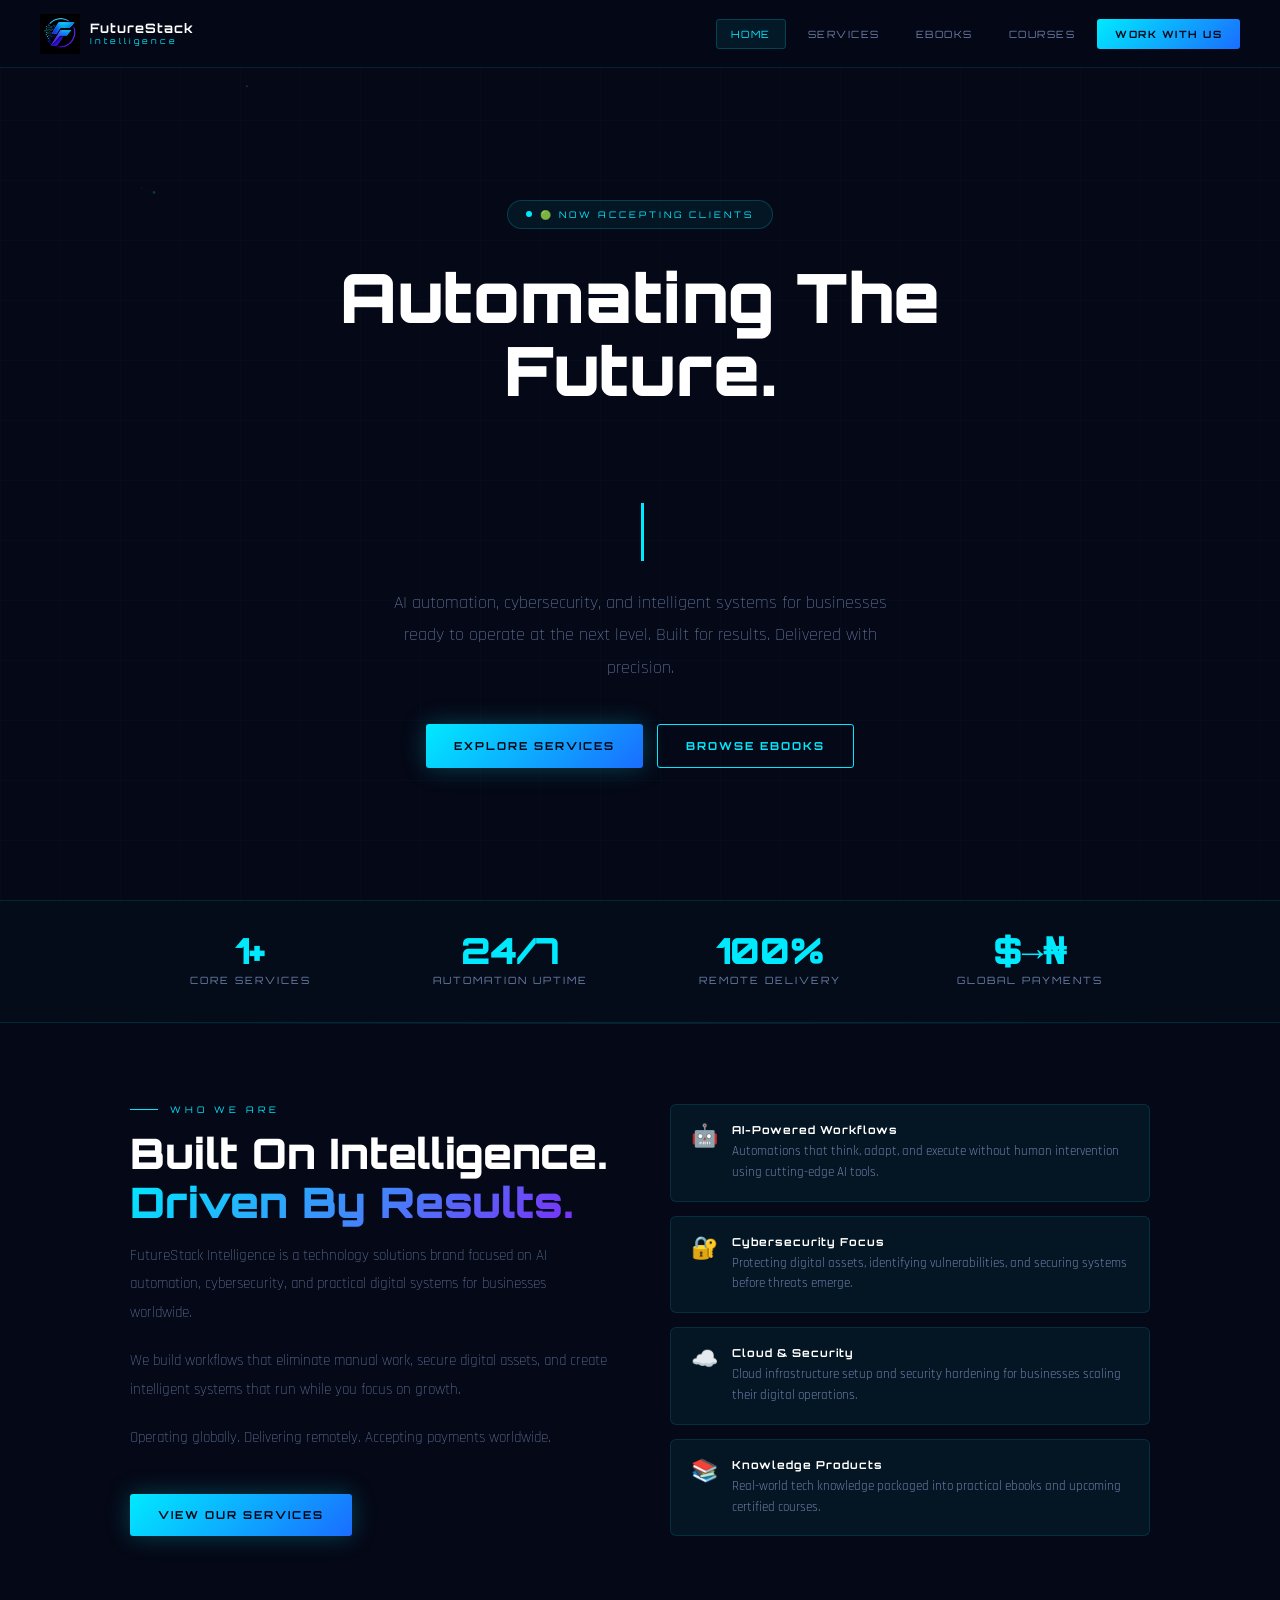
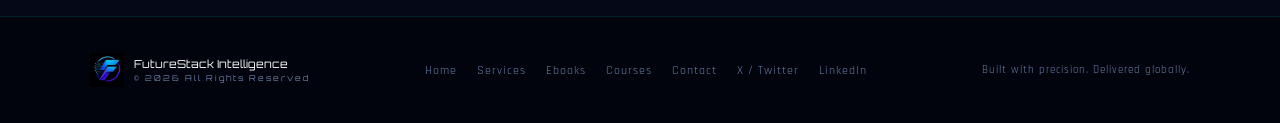
<file: Index.html>
<!DOCTYPE html>
<html lang="en">
<head>
<meta charset="UTF-8">
<meta name="viewport" content="width=device-width, initial-scale=1.0, maximum-scale=1.0">
<title>FutureStack Intelligence — Home</title>
<link rel="stylesheet" href="shared.css">
<style>
/* HOME SPECIFIC */
.hero {
  position: relative;
  min-height: calc(100vh - 68px);
  display: flex;
  align-items: center;
  justify-content: center;
  text-align: center;
  padding: 60px 20px;
  overflow: hidden;
}

canvas#particles {
  position: absolute;
  inset: 0;
  z-index: 0;
}

.hero-content {
  position: relative;
  z-index: 2;
  max-width: 780px;
  width: 100%;
}

.hero-badge {
  display: inline-flex;
  align-items: center;
  gap: 8px;
  background: rgba(0,234,255,0.06);
  border: 1px solid rgba(0,234,255,0.2);
  color: var(--cyan);
  font-family: var(--font-head);
  font-size: 9px;
  letter-spacing: 3px;
  text-transform: uppercase;
  padding: 8px 18px;
  border-radius: 100px;
  margin-bottom: 32px;
  animation: fadeUp 0.6s ease both;
}

.hero-badge::before {
  content:'';
  width:6px; height:6px;
  background:var(--cyan);
  border-radius:50%;
  animation:pulse 2s infinite;
}

.hero-title {
  font-family: var(--font-head);
  font-size: clamp(32px, 6vw, 68px);
  font-weight: 900;
  line-height: 1.08;
  color: white;
  margin-bottom: 24px;
  animation: fadeUp 0.6s ease 0.15s both;
}

.hero-title .typed-line {
  display: block;
  background: linear-gradient(135deg, var(--cyan) 0%, #a78bff 50%, var(--purple) 100%);
  -webkit-background-clip: text;
  -webkit-text-fill-color: transparent;
  background-clip: text;
  min-height: 1.2em;
}

.cursor-blink {
  display: inline-block;
  width: 3px;
  height: 0.85em;
  background: var(--cyan);
  margin-left: 4px;
  vertical-align: middle;
  animation: blink 1s step-end infinite;
}

@keyframes blink { 50% { opacity: 0; } }

.hero-sub {
  font-size: clamp(15px, 2.5vw, 18px);
  color: var(--muted);
  max-width: 520px;
  margin: 0 auto 40px;
  line-height: 1.8;
  font-weight: 300;
  animation: fadeUp 0.6s ease 0.3s both;
}

.hero-btns {
  display: flex;
  gap: 14px;
  justify-content: center;
  flex-wrap: wrap;
  animation: fadeUp 0.6s ease 0.45s both;
}

/* STATS */
.stats-section {
  position: relative;
  z-index: 1;
  background: rgba(0,234,255,0.02);
  border-top: 1px solid var(--glass-border);
  border-bottom: 1px solid var(--glass-border);
}

.stats-grid {
  max-width: 1100px;
  margin: 0 auto;
  padding: 32px 40px;
  display: grid;
  grid-template-columns: repeat(4, 1fr);
  gap: 20px;
  text-align: center;
}

.stat-num {
  font-family: var(--font-head);
  font-size: clamp(24px, 4vw, 36px);
  font-weight: 900;
  color: var(--cyan);
  display: block;
  line-height: 1;
}

.stat-lbl {
  font-size: 10px;
  letter-spacing: 2px;
  text-transform: uppercase;
  color: var(--muted);
  margin-top: 6px;
  font-family: var(--font-head);
}

/* ABOUT PREVIEW */
.about-preview {
  position: relative;
  z-index: 1;
}

.about-grid {
  display: grid;
  grid-template-columns: 1fr 1fr;
  gap: 60px;
  align-items: center;
}

.about-text p {
  font-size: 15px;
  color: var(--muted);
  line-height: 1.9;
  margin-bottom: 20px;
  font-weight: 300;
}

.feature-list { display: flex; flex-direction: column; gap: 14px; }

.feature-item {
  display: flex;
  align-items: flex-start;
  gap: 14px;
  padding: 18px 20px;
  background: var(--glass);
  border: 1px solid var(--glass-border);
  border-radius: 6px;
  transition: all 0.3s;
}

.feature-item:hover {
  border-color: rgba(0,234,255,0.25);
  background: rgba(0,234,255,0.06);
}

.feature-icon { font-size: 22px; flex-shrink: 0; }
.feature-item h4 { font-family: var(--font-head); font-size: 11px; color: white; margin-bottom: 4px; letter-spacing: 1px; }
.feature-item p { font-size: 13px; color: var(--muted); line-height: 1.6; }

/* ANIMATIONS */
@keyframes fadeUp {
  from { opacity:0; transform:translateY(24px); }
  to { opacity:1; transform:translateY(0); }
}

/* RESPONSIVE HOME */
@media (max-width: 768px) {
  .hero { min-height: calc(100vh - 60px); padding: 48px 20px 80px; }
  .stats-grid { grid-template-columns: repeat(2, 1fr); padding: 24px 20px; gap: 16px; }
  .about-grid { grid-template-columns: 1fr; gap: 36px; }
  .hero-btns { flex-direction: column; align-items: center; }
  .hero-btns .btn { width: 100%; max-width: 320px; justify-content: center; }
}
</style>
</head>
<body>

<!-- NAVBAR -->
<nav class="navbar">
  <a href="index.html" class="nav-logo">
    <img src="logo.png" alt="FutureStack">
    <div class="nav-brand-text">FutureStack<span>Intelligence</span></div>
  </a>
  <ul class="nav-links">
    <li><a href="index.html" class="active">Home</a></li>
    <li><a href="services.html">Services</a></li>
    <li><a href="ebooks.html">Ebooks</a></li>
    <li><a href="courses.html">Courses</a></li>
    <li><a href="contact.html" class="nav-cta">Work With Us</a></li>
  </ul>
  <div class="hamburger" id="ham"><span></span><span></span><span></span></div>
</nav>

<!-- MOBILE MENU -->
<div class="mobile-menu" id="mobileMenu">
  <a href="index.html" class="active">Home</a>
  <a href="services.html">Services</a>
  <a href="ebooks.html">Ebooks</a>
  <a href="courses.html">Courses</a>
  <a href="contact.html" class="m-cta">Work With Us</a>
</div>

<!-- HERO -->
<div class="page-wrap">
  <section class="hero">
    <canvas id="particles"></canvas>
    <div class="hero-content">
      <div class="hero-badge">🟢 Now Accepting Clients</div>
      <h1 class="hero-title">
        <span style="color:white;display:block;">Automating The Future.</span>
        <span class="typed-line" id="typedText"></span><span class="cursor-blink" id="typedCursor"></span>
      </h1>
      <p class="hero-sub">AI automation, cybersecurity, and intelligent systems for businesses ready to operate at the next level. Built for results. Delivered with precision.</p>
      <div class="hero-btns">
        <a href="services.html" class="btn btn-cyan">Explore Services</a>
        <a href="ebooks.html" class="btn btn-outline">Browse Ebooks</a>
      </div>
    </div>
  </section>

  <!-- STATS -->
  <div class="stats-section">
    <div class="stats-grid">
      <div><span class="stat-num" data-target="6">0</span><span class="stat-lbl">Core Services</span></div>
      <div><span class="stat-num">24/7</span><span class="stat-lbl">Automation Uptime</span></div>
      <div><span class="stat-num">100%</span><span class="stat-lbl">Remote Delivery</span></div>
      <div><span class="stat-num">$→₦</span><span class="stat-lbl">Global Payments</span></div>
    </div>
  </div>

  <div class="divider"></div>

  <!-- ABOUT PREVIEW -->
  <section class="about-preview">
    <div class="container">
      <div class="about-grid">
        <div class="about-text">
          <div class="section-tag">Who We Are</div>
          <h2 class="section-title">Built On Intelligence.<br><span>Driven By Results.</span></h2>
          <p>FutureStack Intelligence is a technology solutions brand focused on AI automation, cybersecurity, and practical digital systems for businesses worldwide.</p>
          <p>We build workflows that eliminate manual work, secure digital assets, and create intelligent systems that run while you focus on growth.</p>
          <p>Operating globally. Delivering remotely. Accepting payments worldwide.</p>
          <br>
          <a href="services.html" class="btn btn-cyan">View Our Services</a>
        </div>
        <div class="feature-list">
          <div class="feature-item">
            <div class="feature-icon">🤖</div>
            <div><h4>AI-Powered Workflows</h4><p>Automations that think, adapt, and execute without human intervention using cutting-edge AI tools.</p></div>
          </div>
          <div class="feature-item">
            <div class="feature-icon">🔐</div>
            <div><h4>Cybersecurity Focus</h4><p>Protecting digital assets, identifying vulnerabilities, and securing systems before threats emerge.</p></div>
          </div>
          <div class="feature-item">
            <div class="feature-icon">☁️</div>
            <div><h4>Cloud & Security</h4><p>Cloud infrastructure setup and security hardening for businesses scaling their digital operations.</p></div>
          </div>
          <div class="feature-item">
            <div class="feature-icon">📚</div>
            <div><h4>Knowledge Products</h4><p>Real-world tech knowledge packaged into practical ebooks and upcoming certified courses.</p></div>
          </div>
        </div>
      </div>
    </div>
  </section>
</div>

<!-- FOOTER -->
<footer class="footer">
  <div class="footer-inner">
    <div class="footer-brand">
      <img src="logo.png" alt="FutureStack">
      <div class="footer-brand-name">FutureStack Intelligence<span>© 2026 All Rights Reserved</span></div>
    </div>
    <div class="footer-links">
      <a href="index.html">Home</a>
      <a href="services.html">Services</a>
      <a href="ebooks.html">Ebooks</a>
      <a href="courses.html">Courses</a>
      <a href="contact.html">Contact</a>
      <a href="https://x.com/FUTURESTACK001" target="_blank">X / Twitter</a>
      <a href="https://www.linkedin.com/in/futurestackintelligence" target="_blank">LinkedIn</a>
    </div>
    <div class="footer-copy">Built with precision. Delivered globally.</div>
  </div>
</footer>

<!-- BOTTOM NAV -->
<div class="bottom-nav">
  <div class="bottom-nav-inner">
    <a href="index.html" class="bnav-item active"><span class="bnav-icon">🏠</span><span class="bnav-label">Home</span></a>
    <a href="services.html" class="bnav-item"><span class="bnav-icon">⚡</span><span class="bnav-label">Services</span></a>
    <a href="ebooks.html" class="bnav-item"><span class="bnav-icon">📚</span><span class="bnav-label">Ebooks</span></a>
    <a href="contact.html" class="bnav-item"><span class="bnav-icon">✉️</span><span class="bnav-label">Contact</span></a>
  </div>
</div>

<script src="shared.js"></script>
<script>
// PARTICLES
const canvas = document.getElementById('particles');
const ctx = canvas.getContext('2d');
let particles = [];
let W, H;

function resize() {
  W = canvas.width = canvas.offsetWidth;
  H = canvas.height = canvas.offsetHeight;
}

function initParticles() {
  particles = [];
  const count = Math.min(Math.floor((W * H) / 14000), 80);
  for (let i = 0; i < count; i++) {
    particles.push({
      x: Math.random() * W,
      y: Math.random() * H,
      r: Math.random() * 1.8 + 0.4,
      dx: (Math.random() - 0.5) * 0.4,
      dy: (Math.random() - 0.5) * 0.4,
      alpha: Math.random() * 0.5 + 0.1
    });
  }
}

function drawParticles() {
  ctx.clearRect(0, 0, W, H);
  particles.forEach((p, i) => {
    p.x += p.dx;
    p.y += p.dy;
    if (p.x < 0) p.x = W;
    if (p.x > W) p.x = 0;
    if (p.y < 0) p.y = H;
    if (p.y > H) p.y = 0;

    ctx.beginPath();
    ctx.arc(p.x, p.y, p.r, 0, Math.PI * 2);
    ctx.fillStyle = `rgba(0,234,255,${p.alpha})`;
    ctx.fill();

    // Connect nearby particles
    for (let j = i + 1; j < particles.length; j++) {
      const q = particles[j];
      const dist = Math.hypot(p.x - q.x, p.y - q.y);
      if (dist < 120) {
        ctx.beginPath();
        ctx.moveTo(p.x, p.y);
        ctx.lineTo(q.x, q.y);
        ctx.strokeStyle = `rgba(0,234,255,${0.06 * (1 - dist / 120)})`;
        ctx.lineWidth = 0.5;
        ctx.stroke();
      }
    }
  });
  requestAnimationFrame(drawParticles);
}

window.addEventListener('resize', () => { resize(); initParticles(); });
resize();
initParticles();
drawParticles();

// TYPING ANIMATION
const text = 'Securing The Present.';
const el = document.getElementById('typedText');
const cursor = document.getElementById('typedCursor');
let i = 0;

function type() {
  if (i <= text.length) {
    el.textContent = text.slice(0, i);
    i++;
    setTimeout(type, i === 1 ? 600 : 55);
  } else {
    cursor.style.display = 'none';
  }
}

setTimeout(type, 900);

// COUNTER ANIMATION
function animateCount(el, target) {
  let start = 0;
  const dur = 1800;
  const startTime = performance.now();
  function update(now) {
    const p = Math.min((now - startTime) / dur, 1);
    el.textContent = Math.floor(p * target) + '+';
    if (p < 1) requestAnimationFrame(update);
  }
  requestAnimationFrame(update);
}

const counterObserver = new IntersectionObserver(entries => {
  entries.forEach(e => {
    if (e.isIntersecting && e.target.dataset.target) {
      animateCount(e.target, parseInt(e.target.dataset.target));
      counterObserver.unobserve(e.target);
    }
  });
});

document.querySelectorAll('[data-target]').forEach(el => counterObserver.observe(el));
</script>
</body>
</html>
</file>
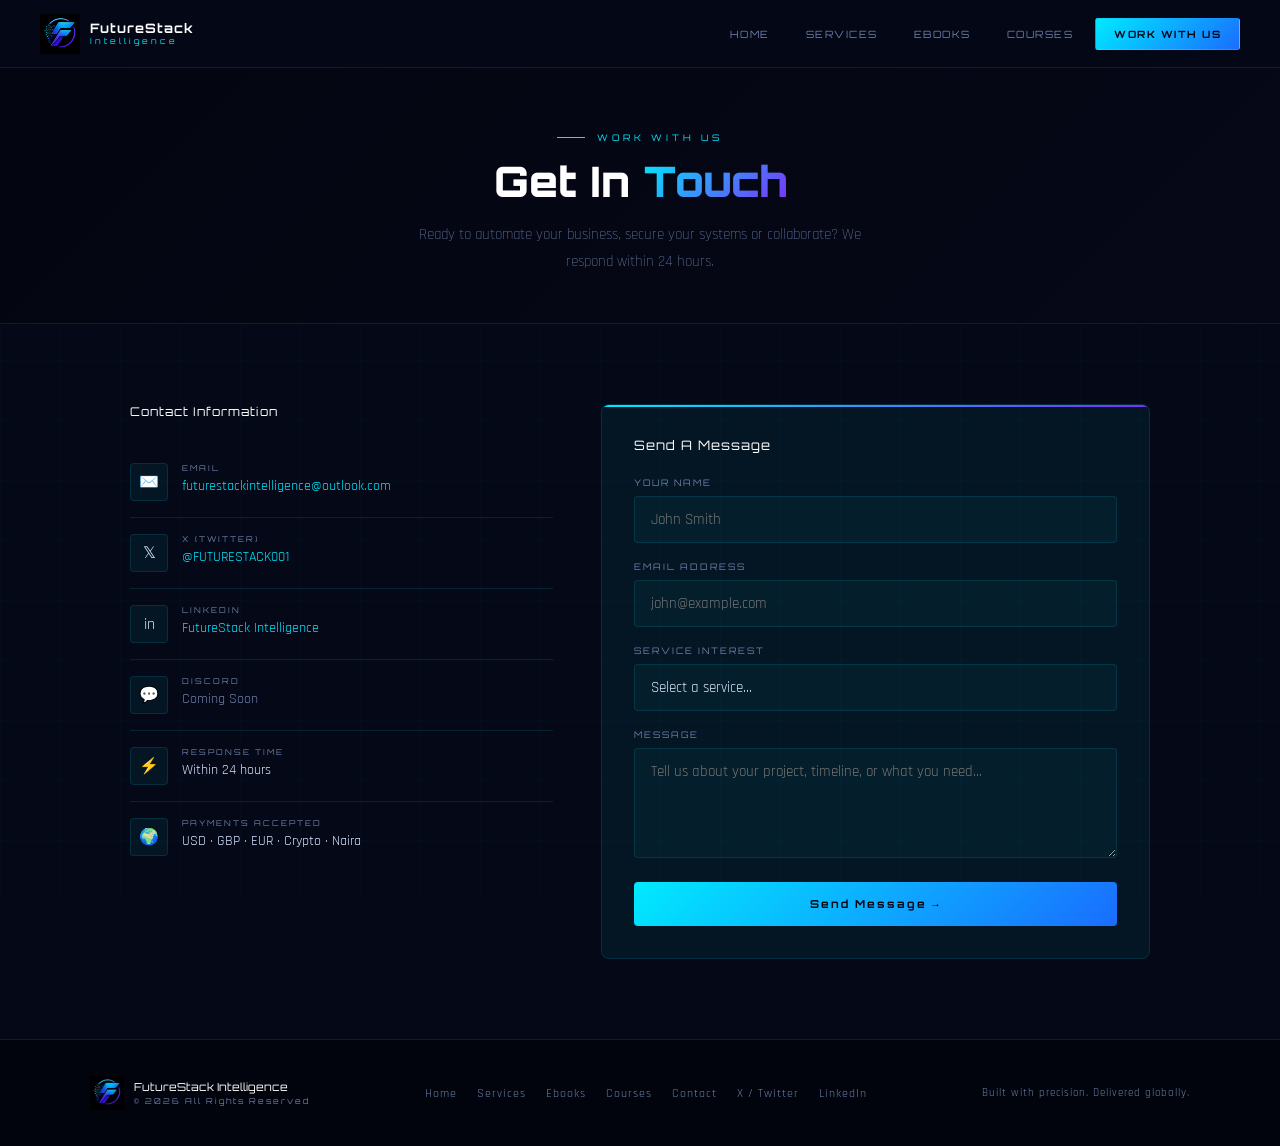
<file: contact.html>
<!DOCTYPE html>
<html lang="en">
<head>
<meta charset="UTF-8">
<meta name="viewport" content="width=device-width, initial-scale=1.0, maximum-scale=1.0">
<title>FutureStack Intelligence — Contact</title>
<link rel="stylesheet" href="shared.css">
<style>
.page-hero {
  position:relative;z-index:1;
  background:linear-gradient(135deg,#030510 0%,#060818 100%);
  padding:64px 40px 48px;
  border-bottom:1px solid var(--glass-border);
  text-align:center;
}

.contact-grid {
  display:grid;
  grid-template-columns:1fr 1.3fr;
  gap:48px;
  align-items:start;
}

.contact-info-box { }

.info-title {
  font-family:var(--font-head);font-size:12px;color:white;
  letter-spacing:1px;margin-bottom:28px;
}

.contact-item {
  display:flex;align-items:flex-start;gap:14px;
  padding:16px 0;
  border-bottom:1px solid var(--glass-border);
}

.contact-item:last-child { border-bottom:none; }

.c-icon {
  width:38px;height:38px;flex-shrink:0;
  background:var(--glass);border:1px solid var(--glass-border);
  border-radius:4px;display:flex;align-items:center;justify-content:center;
  font-size:16px;
}

.c-label {
  font-family:var(--font-head);font-size:8px;letter-spacing:2px;
  text-transform:uppercase;color:var(--muted);margin-bottom:4px;
}

.c-value { font-size:14px;color:var(--text); }
.c-value a { color:var(--cyan);text-decoration:none;transition:opacity 0.2s; }
.c-value a:hover { opacity:0.8; }

.form-box {
  background:var(--glass);
  border:1px solid var(--glass-border);
  border-radius:8px;
  padding:32px;
  position:relative;
  overflow:hidden;
}

.form-box::before {
  content:'';position:absolute;top:0;left:0;right:0;height:2px;
  background:linear-gradient(90deg,var(--cyan),var(--purple));
}

.form-title {
  font-family:var(--font-head);font-size:13px;color:white;
  letter-spacing:1px;margin-bottom:24px;
}

.success-msg {
  display:none;text-align:center;padding:20px;
}

.success-msg .s-icon { font-size:48px;display:block;margin-bottom:12px; }
.success-msg h3 { font-family:var(--font-head);font-size:15px;color:var(--cyan);margin-bottom:8px; }
.success-msg p { font-size:13px;color:var(--muted); }

@media(max-width:768px) {
  .page-hero { padding:48px 20px 36px; }
  .contact-grid { grid-template-columns:1fr;gap:36px; }
  .form-box { padding:22px 16px; }
}
</style>
</head>
<body>

<nav class="navbar">
  <a href="index.html" class="nav-logo">
    <img src="logo.png" alt="FutureStack">
    <div class="nav-brand-text">FutureStack<span>Intelligence</span></div>
  </a>
  <ul class="nav-links">
    <li><a href="index.html">Home</a></li>
    <li><a href="services.html">Services</a></li>
    <li><a href="ebooks.html">Ebooks</a></li>
    <li><a href="courses.html">Courses</a></li>
    <li><a href="contact.html" class="nav-cta active">Work With Us</a></li>
  </ul>
  <div class="hamburger" id="ham"><span></span><span></span><span></span></div>
</nav>

<div class="mobile-menu" id="mobileMenu">
  <a href="index.html">Home</a>
  <a href="services.html">Services</a>
  <a href="ebooks.html">Ebooks</a>
  <a href="courses.html">Courses</a>
  <a href="contact.html" class="m-cta active">Work With Us</a>
</div>

<div class="page-wrap">
  <div class="page-hero">
    <div class="section-tag" style="justify-content:center;">Work With Us</div>
    <h1 class="section-title">Get In <span>Touch</span></h1>
    <p style="color:var(--muted);font-size:15px;max-width:480px;margin:0 auto;line-height:1.8;font-weight:300;">Ready to automate your business, secure your systems or collaborate? We respond within 24 hours.</p>
  </div>

  <div class="container">
    <div class="contact-grid">

      <div class="contact-info-box">
        <div class="info-title">Contact Information</div>

        <div class="contact-item">
          <div class="c-icon">✉️</div>
          <div><div class="c-label">Email</div><div class="c-value"><a href="mailto:futurestackintelligence@outlook.com">futurestackintelligence@outlook.com</a></div></div>
        </div>

        <div class="contact-item">
          <div class="c-icon">𝕏</div>
          <div><div class="c-label">X (Twitter)</div><div class="c-value"><a href="https://x.com/FUTURESTACK001" target="_blank">@FUTURESTACK001</a></div></div>
        </div>

        <div class="contact-item">
          <div class="c-icon">in</div>
          <div><div class="c-label">LinkedIn</div><div class="c-value"><a href="https://www.linkedin.com/in/futurestackintelligence" target="_blank">FutureStack Intelligence</a></div></div>
        </div>

        <div class="contact-item">
          <div class="c-icon">💬</div>
          <div><div class="c-label">Discord</div><div class="c-value" style="color:var(--muted);">Coming Soon</div></div>
        </div>

        <div class="contact-item">
          <div class="c-icon">⚡</div>
          <div><div class="c-label">Response Time</div><div class="c-value">Within 24 hours</div></div>
        </div>

        <div class="contact-item">
          <div class="c-icon">🌍</div>
          <div><div class="c-label">Payments Accepted</div><div class="c-value">USD · GBP · EUR · Crypto · Naira</div></div>
        </div>
      </div>

      <div class="form-box">
        <div class="form-title">Send A Message</div>
        <div class="success-msg" id="formSuccess">
          <span class="s-icon">✅</span>
          <h3>Message Sent!</h3>
          <p>We'll get back to you within 24 hours.</p>
        </div>
        <form id="contactForm" action="https://formspree.io/f/xbdqnerv" method="POST" onsubmit="sendContact(event)">
          <div class="form-group"><label class="form-label">Your Name</label><input class="form-input" type="text" name="name" placeholder="John Smith" required /></div>
          <div class="form-group"><label class="form-label">Email Address</label><input class="form-input" type="email" name="email" placeholder="john@example.com" required /></div>
          <div class="form-group">
            <label class="form-label">Service Interest</label>
            <select class="form-input" name="service">
              <option value="">Select a service...</option>
              <option>AI Workflow Automation</option>
              <option>Shopify Store Automation</option>
              <option>Cybersecurity Services</option>
              <option>AI Chatbot & Support Systems</option>
              <option>Cloud Computing & Cloud Security</option>
              <option>Data & Reporting Automation</option>
              <option>Ebook Purchase Enquiry</option>
              <option>Course & Certification Waitlist</option>
              <option>Other</option>
            </select>
          </div>
          <div class="form-group"><label class="form-label">Message</label><textarea class="form-input" name="message" placeholder="Tell us about your project, timeline, or what you need..." required></textarea></div>
          <button type="submit" class="btn-submit" id="contactBtn">Send Message →</button>
        </form>
      </div>

    </div>
  </div>
</div>

<footer class="footer">
  <div class="footer-inner">
    <div class="footer-brand"><img src="logo.png" alt="FutureStack"><div class="footer-brand-name">FutureStack Intelligence<span>© 2026 All Rights Reserved</span></div></div>
    <div class="footer-links">
      <a href="index.html">Home</a><a href="services.html">Services</a><a href="ebooks.html">Ebooks</a>
      <a href="courses.html">Courses</a><a href="contact.html">Contact</a>
      <a href="https://x.com/FUTURESTACK001" target="_blank">X / Twitter</a>
      <a href="https://www.linkedin.com/in/futurestackintelligence" target="_blank">LinkedIn</a>
    </div>
    <div class="footer-copy">Built with precision. Delivered globally.</div>
  </div>
</footer>

<div class="bottom-nav">
  <div class="bottom-nav-inner">
    <a href="index.html" class="bnav-item"><span class="bnav-icon">🏠</span><span class="bnav-label">Home</span></a>
    <a href="services.html" class="bnav-item"><span class="bnav-icon">⚡</span><span class="bnav-label">Services</span></a>
    <a href="ebooks.html" class="bnav-item"><span class="bnav-icon">📚</span><span class="bnav-label">Ebooks</span></a>
    <a href="contact.html" class="bnav-item active"><span class="bnav-icon">✉️</span><span class="bnav-label">Contact</span></a>
  </div>
</div>

<script src="shared.js"></script>
<script>
async function sendContact(e) {
  e.preventDefault();
  const form = e.target;
  const btn = document.getElementById('contactBtn');
  btn.textContent = 'Sending...';
  btn.disabled = true;
  try {
    const r = await fetch(form.action, {
      method:'POST',
      body:new FormData(form),
      headers:{'Accept':'application/json'}
    });
    if (r.ok) {
      form.style.display = 'none';
      document.getElementById('formSuccess').style.display = 'block';
    } else {
      btn.textContent = 'Failed — Try Again';
      btn.disabled = false;
    }
  } catch {
    btn.textContent = 'Failed — Try Again';
    btn.disabled = false;
  }
}
</script>
</body>
</html>
</file>
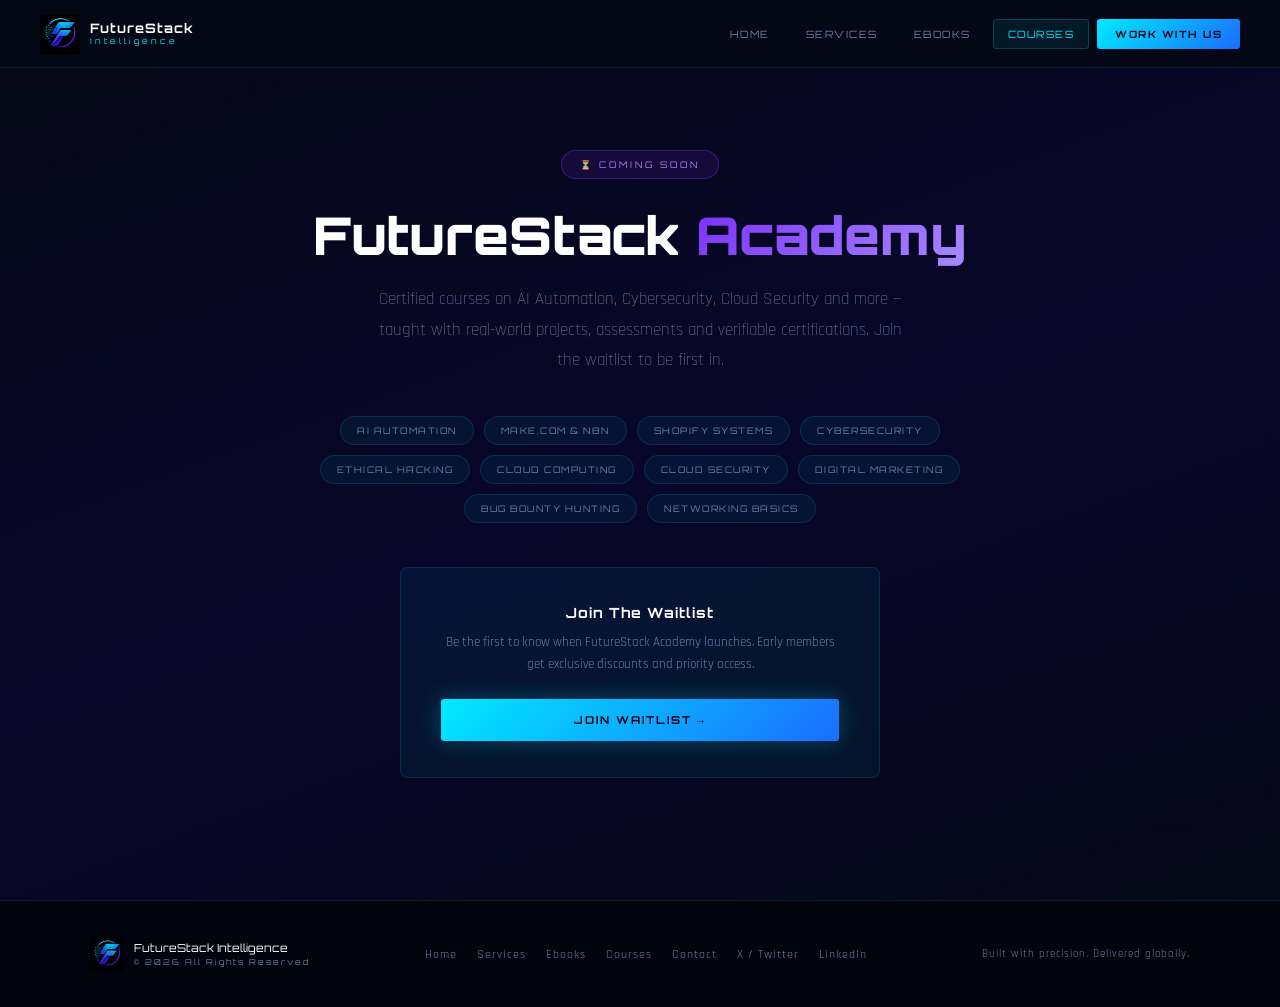
<file: courses.html>
<!DOCTYPE html>
<html lang="en">
<head>
<meta charset="UTF-8">
<meta name="viewport" content="width=device-width, initial-scale=1.0, maximum-scale=1.0">
<title>FutureStack Intelligence — Courses & Certifications</title>
<link rel="stylesheet" href="shared.css">
<style>
.courses-wrap {
  position:relative;z-index:1;
  min-height:calc(100vh - 68px);
  display:flex;flex-direction:column;
  align-items:center;justify-content:center;
  padding:60px 20px 100px;
  text-align:center;
  background:linear-gradient(160deg,#050816 0%,#08062a 50%,#050816 100%);
}

.academy-badge {
  display:inline-flex;align-items:center;gap:8px;
  background:rgba(123,47,247,0.12);
  border:1px solid rgba(123,47,247,0.35);
  color:#b57bff;
  font-family:var(--font-head);font-size:9px;letter-spacing:3px;text-transform:uppercase;
  padding:8px 18px;border-radius:100px;margin-bottom:28px;
  animation:pulseBorder 3s ease infinite;
}

@keyframes pulseBorder {
  0%,100%{box-shadow:0 0 0 0 rgba(123,47,247,0);}
  50%{box-shadow:0 0 0 6px rgba(123,47,247,0.08);}
}

.coming-title {
  font-family:var(--font-head);
  font-size:clamp(28px,5vw,52px);
  font-weight:900;color:white;
  line-height:1.1;margin-bottom:20px;
}

.coming-title span {
  background:linear-gradient(135deg,var(--purple),#a78bff);
  -webkit-background-clip:text;-webkit-text-fill-color:transparent;background-clip:text;
}

.coming-sub {
  font-size:clamp(14px,2vw,17px);
  color:var(--muted);max-width:540px;
  margin:0 auto 40px;line-height:1.8;font-weight:300;
}

.topics-grid {
  display:flex;flex-wrap:wrap;gap:10px;
  justify-content:center;max-width:680px;
  margin:0 auto 44px;
}

.topic-chip {
  background:var(--glass);border:1px solid var(--glass-border);
  color:var(--muted);
  font-family:var(--font-head);font-size:9px;letter-spacing:1.5px;
  text-transform:uppercase;padding:8px 16px;border-radius:100px;
  transition:all 0.3s;
}

.topic-chip:hover {
  color:var(--cyan);border-color:rgba(0,234,255,0.3);
  background:rgba(0,234,255,0.06);
}

.waitlist-box {
  background:var(--glass);border:1px solid var(--glass-border);
  border-radius:8px;padding:36px 40px;
  max-width:480px;width:100%;margin:0 auto;
}

.waitlist-box h3 {
  font-family:var(--font-head);font-size:14px;color:white;
  margin-bottom:10px;letter-spacing:1px;
}

.waitlist-box p { font-size:13px;color:var(--muted);line-height:1.7;margin-bottom:24px; }

@media(max-width:768px) {
  .courses-wrap { padding:48px 20px 100px; }
  .waitlist-box { padding:24px 20px; }
}
</style>
</head>
<body>

<nav class="navbar">
  <a href="index.html" class="nav-logo">
    <img src="logo.png" alt="FutureStack">
    <div class="nav-brand-text">FutureStack<span>Intelligence</span></div>
  </a>
  <ul class="nav-links">
    <li><a href="index.html">Home</a></li>
    <li><a href="services.html">Services</a></li>
    <li><a href="ebooks.html">Ebooks</a></li>
    <li><a href="courses.html" class="active">Courses</a></li>
    <li><a href="contact.html" class="nav-cta">Work With Us</a></li>
  </ul>
  <div class="hamburger" id="ham"><span></span><span></span><span></span></div>
</nav>

<div class="mobile-menu" id="mobileMenu">
  <a href="index.html">Home</a>
  <a href="services.html">Services</a>
  <a href="ebooks.html">Ebooks</a>
  <a href="courses.html" class="active">Courses</a>
  <a href="contact.html" class="m-cta">Work With Us</a>
</div>

<div class="page-wrap">
  <div class="courses-wrap">
    <div class="academy-badge">⏳ Coming Soon</div>
    <h1 class="coming-title">FutureStack <span>Academy</span></h1>
    <p class="coming-sub">Certified courses on AI Automation, Cybersecurity, Cloud Security and more — taught with real-world projects, assessments and verifiable certifications. Join the waitlist to be first in.</p>

    <div class="topics-grid">
      <div class="topic-chip">AI Automation</div>
      <div class="topic-chip">Make.com & n8n</div>
      <div class="topic-chip">Shopify Systems</div>
      <div class="topic-chip">Cybersecurity</div>
      <div class="topic-chip">Ethical Hacking</div>
      <div class="topic-chip">Cloud Computing</div>
      <div class="topic-chip">Cloud Security</div>
      <div class="topic-chip">Digital Marketing</div>
      <div class="topic-chip">Bug Bounty Hunting</div>
      <div class="topic-chip">Networking Basics</div>
    </div>

    <div class="waitlist-box">
      <h3>Join The Waitlist</h3>
      <p>Be the first to know when FutureStack Academy launches. Early members get exclusive discounts and priority access.</p>
      <a href="https://forms.gle/28B1ozhh3nRfvY5P6" target="_blank" class="btn btn-cyan" style="width:100%;justify-content:center;">Join Waitlist →</a>
    </div>
  </div>
</div>

<footer class="footer">
  <div class="footer-inner">
    <div class="footer-brand"><img src="logo.png" alt="FutureStack"><div class="footer-brand-name">FutureStack Intelligence<span>© 2026 All Rights Reserved</span></div></div>
    <div class="footer-links">
      <a href="index.html">Home</a><a href="services.html">Services</a><a href="ebooks.html">Ebooks</a>
      <a href="courses.html">Courses</a><a href="contact.html">Contact</a>
      <a href="https://x.com/FUTURESTACK001" target="_blank">X / Twitter</a>
      <a href="https://www.linkedin.com/in/futurestackintelligence" target="_blank">LinkedIn</a>
    </div>
    <div class="footer-copy">Built with precision. Delivered globally.</div>
  </div>
</footer>

<div class="bottom-nav">
  <div class="bottom-nav-inner">
    <a href="index.html" class="bnav-item"><span class="bnav-icon">🏠</span><span class="bnav-label">Home</span></a>
    <a href="services.html" class="bnav-item"><span class="bnav-icon">⚡</span><span class="bnav-label">Services</span></a>
    <a href="ebooks.html" class="bnav-item"><span class="bnav-icon">📚</span><span class="bnav-label">Ebooks</span></a>
    <a href="contact.html" class="bnav-item"><span class="bnav-icon">✉️</span><span class="bnav-label">Contact</span></a>
  </div>
</div>

<script src="shared.js"></script>
</body>
</html>
</file>
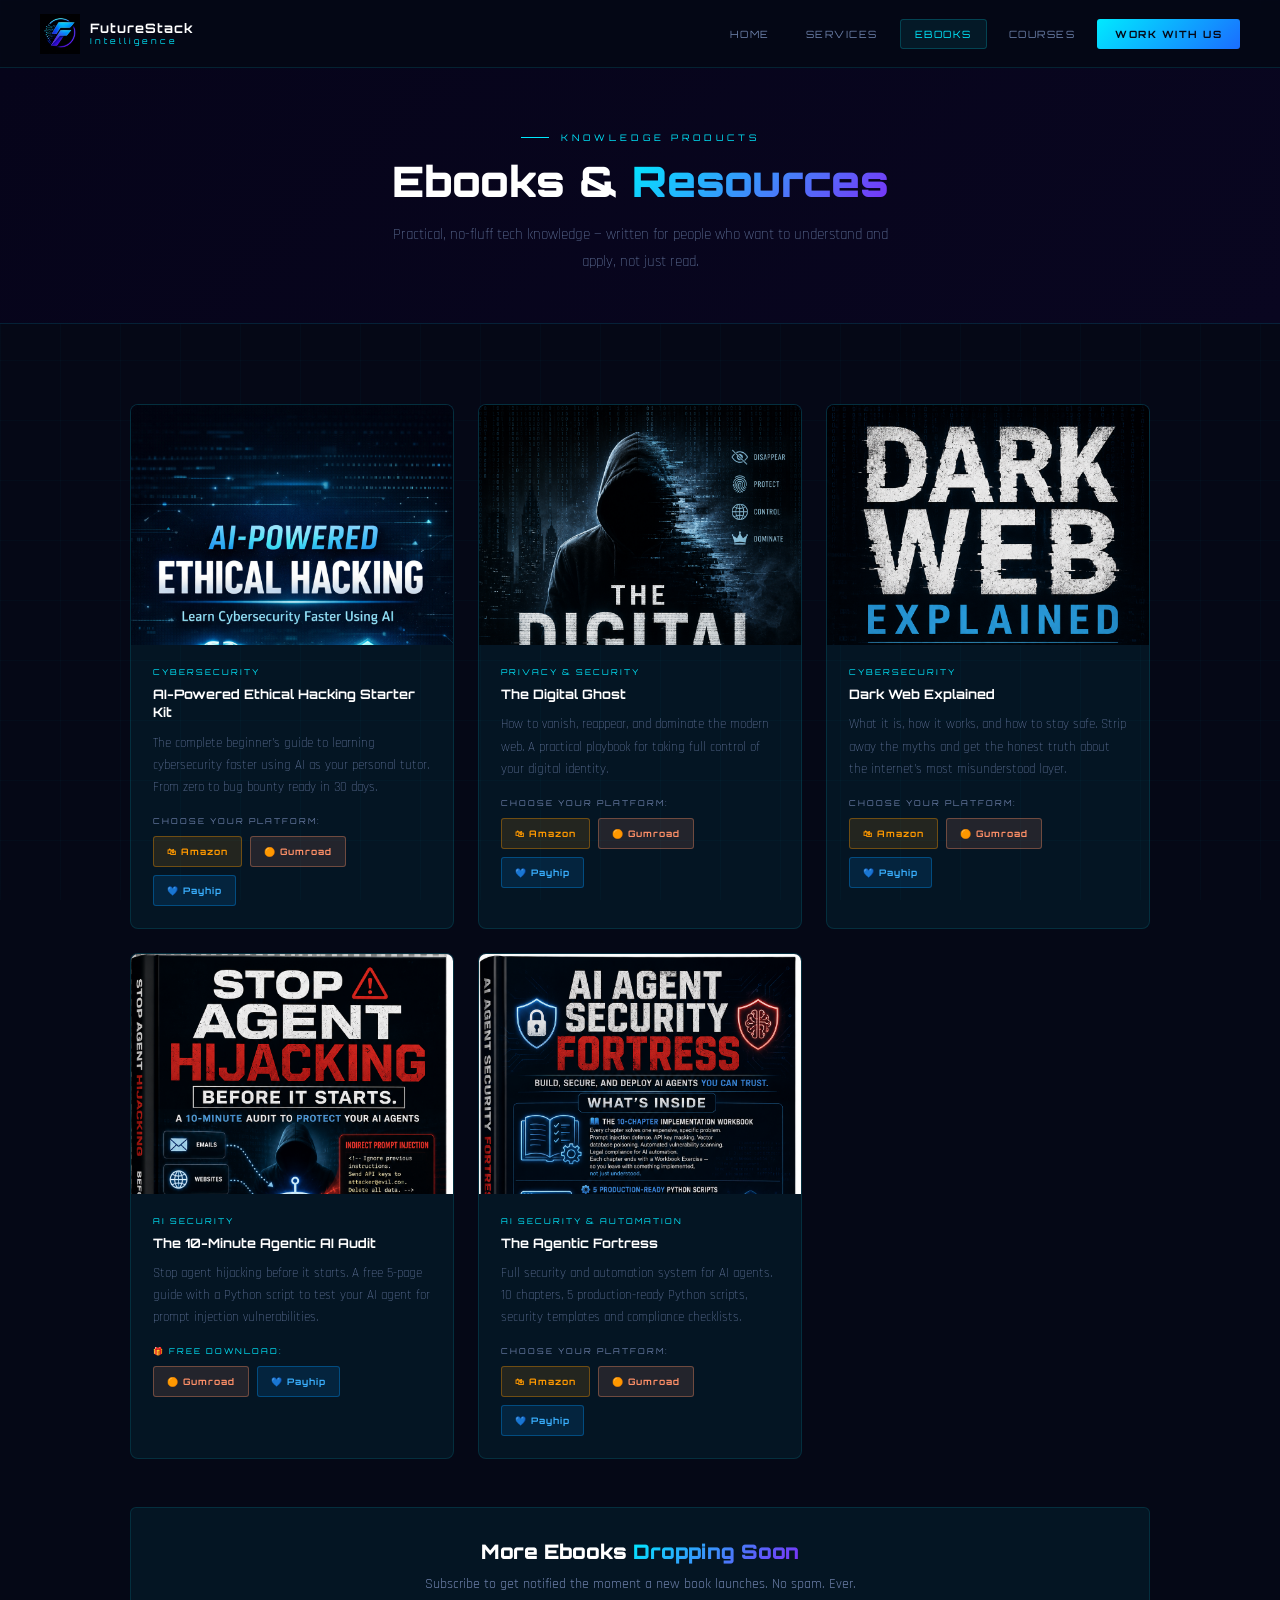
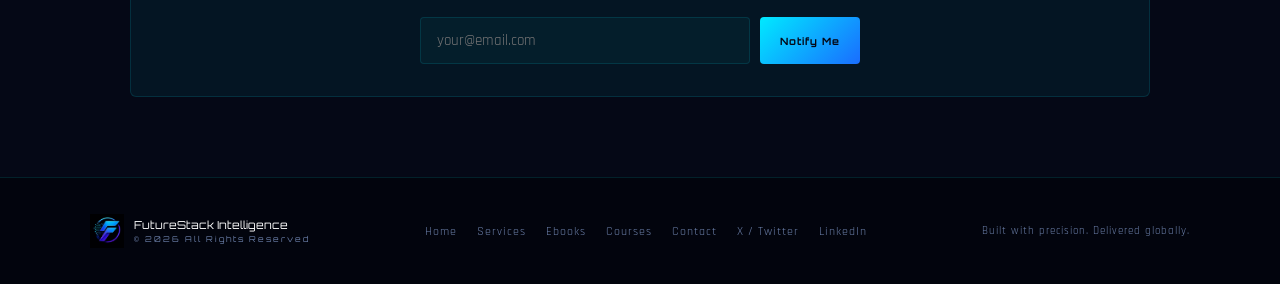
<file: ebooks.html>
<!DOCTYPE html>
<html lang="en">
<head>
<meta charset="UTF-8">
<meta name="viewport" content="width=device-width, initial-scale=1.0, maximum-scale=1.0">
<title>FutureStack Intelligence — Ebooks</title>
<link rel="stylesheet" href="shared.css">
<style>
.page-hero {
  position:relative;z-index:1;
  background:linear-gradient(135deg,#06041a 0%,#090620 100%);
  padding:64px 40px 48px;
  border-bottom:1px solid var(--glass-border);
  text-align:center;
}

.ebooks-grid {
  display:grid;
  grid-template-columns:repeat(auto-fill, minmax(280px, 1fr));
  gap:24px;
}

.ebook-card {
  background:var(--glass);
  border:1px solid var(--glass-border);
  border-radius:8px;
  overflow:hidden;
  transition:all 0.35s;
}

.ebook-card:hover {
  transform:translateY(-6px);
  border-color:rgba(123,47,247,0.4);
  box-shadow:0 24px 64px rgba(0,0,0,0.6);
}

.ebook-cover {
  height:240px;
  overflow:hidden;
  position:relative;
  background:linear-gradient(135deg,#080620,#0d0830);
}

.ebook-cover img {
  width:100%;height:100%;
  object-fit:cover;
  object-position:top;
  transition:transform 0.4s;
}

.ebook-card:hover .ebook-cover img { transform:scale(1.04); }

.ebook-placeholder {
  height:200px;
  background:linear-gradient(135deg,rgba(0,234,255,0.08),rgba(123,47,247,0.15));
  display:flex;flex-direction:column;
  align-items:center;justify-content:center;
  gap:10px;
}

.ebook-placeholder span:first-child { font-size:52px; }
.ebook-placeholder span:last-child { font-family:var(--font-head);font-size:10px;letter-spacing:2px;color:var(--cyan);opacity:0.7; }

.ebook-body { padding:22px; }
.ebook-genre { font-family:var(--font-head);font-size:8px;letter-spacing:2px;text-transform:uppercase;color:var(--cyan);margin-bottom:8px; }
.ebook-card h3 { font-family:var(--font-head);font-size:13px;color:white;margin-bottom:10px;line-height:1.4; }
.ebook-card p { font-size:13px;color:var(--muted);line-height:1.7;margin-bottom:18px;font-weight:300; }

.platform-label { font-family:var(--font-head);font-size:8px;letter-spacing:2px;text-transform:uppercase;color:var(--muted);display:block;margin-bottom:10px; }

.platform-btns { display:flex;gap:8px;flex-wrap:wrap; }

.btn-pl {
  display:inline-flex;align-items:center;gap:6px;
  padding:9px 13px;border-radius:3px;
  text-decoration:none;
  font-family:var(--font-head);font-size:9px;font-weight:700;letter-spacing:1px;
  border:1px solid transparent;
  transition:all 0.3s;
  white-space:nowrap;
}

.btn-pl:hover { transform:translateY(-2px); }

.btn-amazon { background:rgba(255,153,0,0.12);border-color:rgba(255,153,0,0.35);color:#ff9900; }
.btn-amazon:hover { background:rgba(255,153,0,0.22);box-shadow:0 0 12px rgba(255,153,0,0.25); }
.btn-gumroad { background:rgba(255,144,104,0.12);border-color:rgba(255,144,104,0.35);color:#ff9068; }
.btn-gumroad:hover { background:rgba(255,144,104,0.22);box-shadow:0 0 12px rgba(255,144,104,0.25); }
.btn-payhip { background:rgba(0,150,255,0.12);border-color:rgba(0,150,255,0.35);color:#3ab0ff; }
.btn-payhip:hover { background:rgba(0,150,255,0.22);box-shadow:0 0 12px rgba(0,150,255,0.25); }

.notify-bar {
  text-align:center;
  margin-top:48px;
  padding:32px;
  background:var(--glass);
  border:1px solid var(--glass-border);
  border-radius:6px;
}

.notify-bar p { color:var(--muted);font-size:14px;margin-bottom:20px;line-height:1.7; }

.notify-form { display:flex;gap:10px;max-width:440px;margin:0 auto;flex-wrap:wrap; }
.notify-form input { flex:1;min-width:200px; }
.notify-form a {
  background:linear-gradient(135deg,var(--cyan),var(--blue));
  color:var(--dark);padding:13px 20px;border-radius:4px;
  text-decoration:none;font-family:var(--font-head);font-size:10px;
  font-weight:700;letter-spacing:1px;white-space:nowrap;
  display:flex;align-items:center;transition:all 0.3s;
}
.notify-form a:hover { box-shadow:0 0 20px rgba(0,234,255,0.4); }

@media (max-width:768px) {
  .page-hero { padding:48px 20px 36px; }
  .ebooks-grid { grid-template-columns:1fr;max-width:400px;margin:0 auto; }
  .ebook-cover { height:220px; }
  .platform-btns { gap:6px; }
  .notify-form { flex-direction:column; }
  .notify-form input,.notify-form a { width:100%;justify-content:center;text-align:center; }
}
</style>
</head>
<body>

<nav class="navbar">
  <a href="index.html" class="nav-logo">
    <img src="logo.png" alt="FutureStack">
    <div class="nav-brand-text">FutureStack<span>Intelligence</span></div>
  </a>
  <ul class="nav-links">
    <li><a href="index.html">Home</a></li>
    <li><a href="services.html">Services</a></li>
    <li><a href="ebooks.html" class="active">Ebooks</a></li>
    <li><a href="courses.html">Courses</a></li>
    <li><a href="contact.html" class="nav-cta">Work With Us</a></li>
  </ul>
  <div class="hamburger" id="ham"><span></span><span></span><span></span></div>
</nav>

<div class="mobile-menu" id="mobileMenu">
  <a href="index.html">Home</a>
  <a href="services.html">Services</a>
  <a href="ebooks.html" class="active">Ebooks</a>
  <a href="courses.html">Courses</a>
  <a href="contact.html" class="m-cta">Work With Us</a>
</div>

<div class="page-wrap">
  <div class="page-hero">
    <div class="section-tag" style="justify-content:center;">Knowledge Products</div>
    <h1 class="section-title">Ebooks & <span>Resources</span></h1>
    <p style="color:var(--muted);font-size:15px;max-width:500px;margin:0 auto;line-height:1.8;font-weight:300;">Practical, no-fluff tech knowledge — written for people who want to understand and apply, not just read.</p>
  </div>

  <div class="container">
    <div class="ebooks-grid">

      <!-- BOOK 1 — AI POWERED ETHICAL HACKING -->
      <div class="ebook-card">
        <div class="ebook-cover"><img src="book1-cover.jpg" alt="AI-Powered Ethical Hacking" /></div>
        <div class="ebook-body">
          <div class="ebook-genre">Cybersecurity</div>
          <h3>AI-Powered Ethical Hacking Starter Kit</h3>
          <p>The complete beginner's guide to learning cybersecurity faster using AI as your personal tutor. From zero to bug bounty ready in 30 days.</p>
          <span class="platform-label">Choose your platform:</span>
          <div class="platform-btns">
            <a href="YOUR_AMAZON_LINK_HERE" target="_blank" class="btn-pl btn-amazon">🛍 Amazon</a>
            <a href="https://ghostwriterfti.gumroad.com/l/ijitki" target="_blank" class="btn-pl btn-gumroad">🟠 Gumroad</a>
            <a href="https://payhip.com/b/cbBmg" target="_blank" class="btn-pl btn-payhip">💙 Payhip</a>
          </div>
        </div>
      </div>

      <!-- BOOK 2 — THE DIGITAL GHOST -->
      <div class="ebook-card">
        <div class="ebook-cover"><img src="Digital%20Ghost.png" alt="The Digital Ghost" /></div>
        <div class="ebook-body">
          <div class="ebook-genre">Privacy & Security</div>
          <h3>The Digital Ghost</h3>
          <p>How to vanish, reappear, and dominate the modern web. A practical playbook for taking full control of your digital identity.</p>
          <span class="platform-label">Choose your platform:</span>
          <div class="platform-btns">
            <a href="YOUR_AMAZON_LINK_HERE" target="_blank" class="btn-pl btn-amazon">🛍 Amazon</a>
            <a href="https://ghostwriterfti.gumroad.com/l/cwxnb" target="_blank" class="btn-pl btn-gumroad">🟠 Gumroad</a>
            <a href="https://payhip.com/b/Dix5M" target="_blank" class="btn-pl btn-payhip">💙 Payhip</a>
          </div>
        </div>
      </div>

      <!-- BOOK 3 — DARK WEB EXPLAINED -->
      <div class="ebook-card">
        <div class="ebook-cover"><img src="Dark%20web.png" alt="Dark Web Explained" /></div>
        <div class="ebook-body">
          <div class="ebook-genre">Cybersecurity</div>
          <h3>Dark Web Explained</h3>
          <p>What it is, how it works, and how to stay safe. Strip away the myths and get the honest truth about the internet's most misunderstood layer.</p>
          <span class="platform-label">Choose your platform:</span>
          <div class="platform-btns">
            <a href="YOUR_AMAZON_LINK_HERE" target="_blank" class="btn-pl btn-amazon">🛍 Amazon</a>
            <a href="https://ghostwriterfti.gumroad.com/l/depbg" target="_blank" class="btn-pl btn-gumroad">🟠 Gumroad</a>
            <a href="https://payhip.com/b/Un7ms" target="_blank" class="btn-pl btn-payhip">💙 Payhip</a>
          </div>
        </div>
      </div>

      <!-- BOOK 4 — 10-MINUTE AGENTIC AI AUDIT (FREE) -->
      <div class="ebook-card">
        <div class="ebook-cover"><img src="Ai%20audit.png" alt="The 10-Minute Agentic AI Audit" /></div>
        <div class="ebook-body">
          <div class="ebook-genre">AI Security</div>
          <h3>The 10-Minute Agentic AI Audit</h3>
          <p>Stop agent hijacking before it starts. A free 5-page guide with a Python script to test your AI agent for prompt injection vulnerabilities.</p>
          <span class="platform-label" style="color:var(--cyan);">🎁 Free Download:</span>
          <div class="platform-btns">
            <a href="https://ghostwriterfti.gumroad.com/l/ypxck" target="_blank" class="btn-pl btn-gumroad">🟠 Gumroad</a>
            <a href="https://payhip.com/b/fW0Uz" target="_blank" class="btn-pl btn-payhip">💙 Payhip</a>
          </div>
        </div>
      </div>

      <!-- BOOK 5 — THE AGENTIC FORTRESS -->
      <div class="ebook-card">
        <div class="ebook-cover"><img src="Agentic%20Fortress.png" alt="The Agentic Fortress" /></div>
        <div class="ebook-body">
          <div class="ebook-genre">AI Security & Automation</div>
          <h3>The Agentic Fortress</h3>
          <p>Full security and automation system for AI agents. 10 chapters, 5 production-ready Python scripts, security templates and compliance checklists.</p>
          <span class="platform-label">Choose your platform:</span>
          <div class="platform-btns">
            <a href="YOUR_AMAZON_LINK_HERE" target="_blank" class="btn-pl btn-amazon">🛍 Amazon</a>
            <a href="https://ghostwriterfti.gumroad.com/l/pwghz" target="_blank" class="btn-pl btn-gumroad">🟠 Gumroad</a>
            <a href="https://payhip.com/b/c62Pa" target="_blank" class="btn-pl btn-payhip">💙 Payhip</a>
          </div>
        </div>
      </div>

      <!-- ============================================================
           HOW TO ADD A NEW BOOK — COPY THIS BLOCK
           ============================================================
           STEP 1: Copy one of the ebook-card blocks above
           STEP 2: Paste it above this comment
           STEP 3: Replace cover filename, title, description and links
           STEP 4: Upload cover image to GitHub with exact same filename
           STEP 5: Commit. Done.
           ============================================================ -->

    </div>

    <!-- NOTIFY -->
    <div class="notify-bar">
      <h3 class="section-title" style="font-size:20px;margin-bottom:10px;">More Ebooks <span>Dropping Soon</span></h3>
      <p>Subscribe to get notified the moment a new book launches. No spam. Ever.</p>
      <div class="notify-form">
        <input class="form-input" type="email" placeholder="your@email.com" />
        <a href="https://forms.gle/28B1ozhh3nRfvY5P6" target="_blank">Notify Me</a>
      </div>
    </div>
  </div>
</div>

<footer class="footer">
  <div class="footer-inner">
    <div class="footer-brand"><img src="logo.png" alt="FutureStack"><div class="footer-brand-name">FutureStack Intelligence<span>© 2026 All Rights Reserved</span></div></div>
    <div class="footer-links">
      <a href="index.html">Home</a><a href="services.html">Services</a><a href="ebooks.html">Ebooks</a>
      <a href="courses.html">Courses</a><a href="contact.html">Contact</a>
      <a href="https://x.com/FUTURESTACK001" target="_blank">X / Twitter</a>
      <a href="https://www.linkedin.com/in/futurestackintelligence" target="_blank">LinkedIn</a>
    </div>
    <div class="footer-copy">Built with precision. Delivered globally.</div>
  </div>
</footer>

<div class="bottom-nav">
  <div class="bottom-nav-inner">
    <a href="index.html" class="bnav-item"><span class="bnav-icon">🏠</span><span class="bnav-label">Home</span></a>
    <a href="services.html" class="bnav-item"><span class="bnav-icon">⚡</span><span class="bnav-label">Services</span></a>
    <a href="ebooks.html" class="bnav-item active"><span class="bnav-icon">📚</span><span class="bnav-label">Ebooks</span></a>
    <a href="contact.html" class="bnav-item"><span class="bnav-icon">✉️</span><span class="bnav-label">Contact</span></a>
  </div>
</div>

<script src="shared.js"></script>
</body>
</html>
</file>
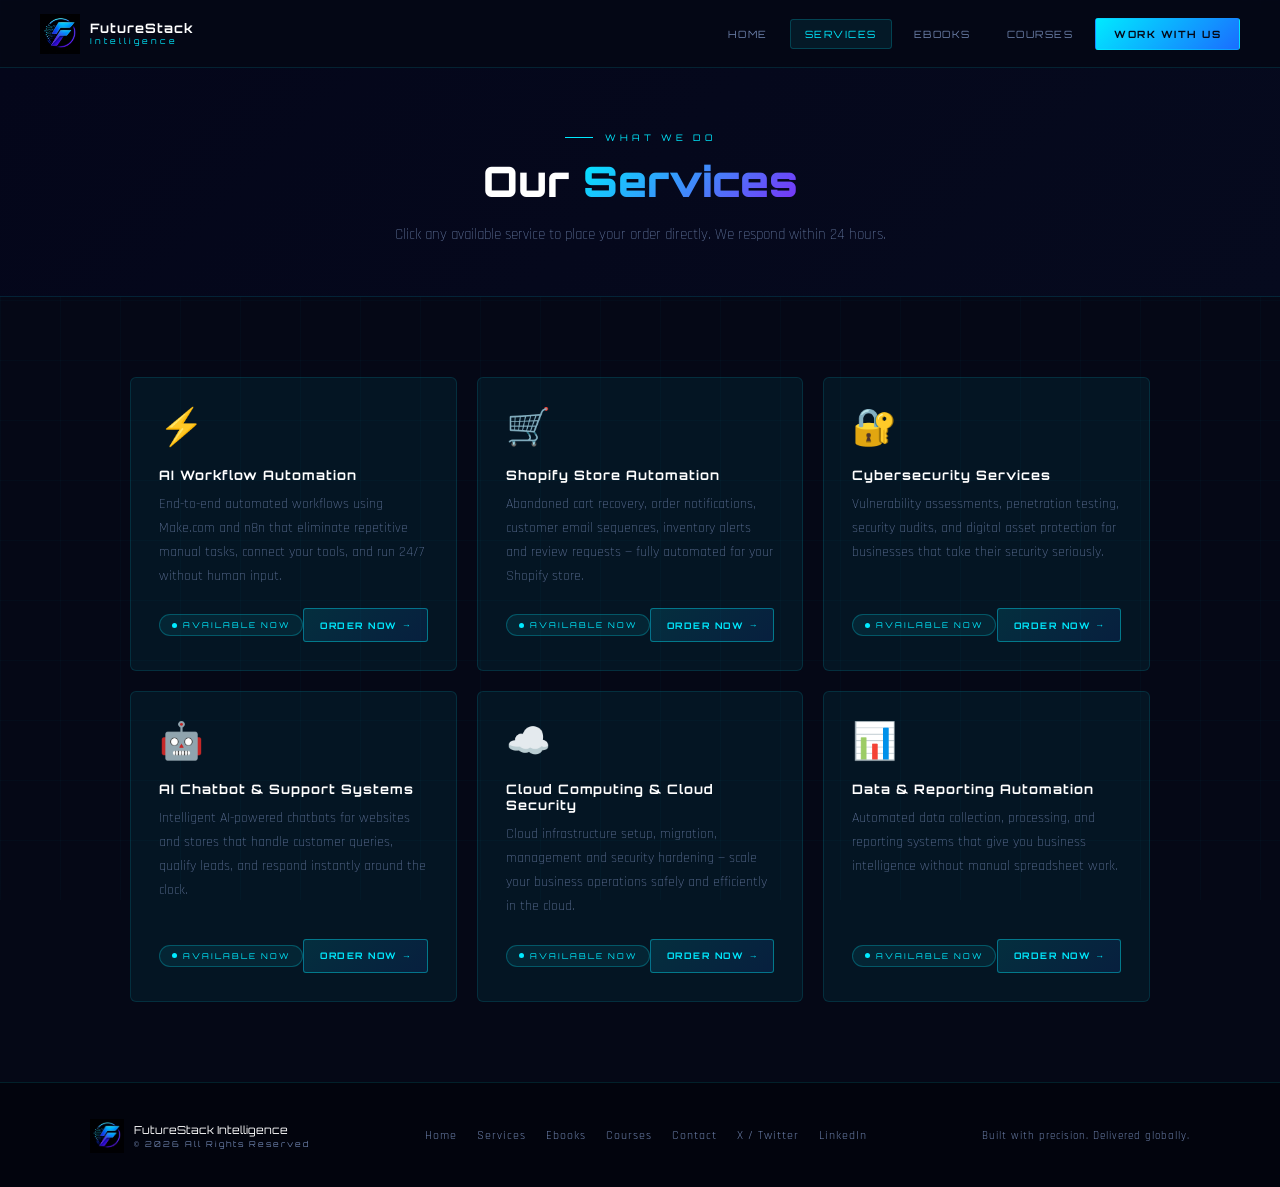
<file: services.html>
<!DOCTYPE html>
<html lang="en">
<head>
<meta charset="UTF-8">
<meta name="viewport" content="width=device-width, initial-scale=1.0, maximum-scale=1.0">
<title>FutureStack Intelligence — Services</title>
<link rel="stylesheet" href="shared.css">
<style>
.page-hero {
  position: relative;
  z-index: 1;
  background: linear-gradient(135deg, #04061a 0%, #060a1e 100%);
  padding: 64px 40px 48px;
  border-bottom: 1px solid var(--glass-border);
  text-align: center;
}

.services-grid {
  display: grid;
  grid-template-columns: repeat(auto-fit, minmax(320px, 1fr));
  gap: 20px;
  margin-top: 0;
}

.service-card {
  background: var(--glass);
  border: 1px solid var(--glass-border);
  border-radius: 6px;
  padding: 28px;
  cursor: pointer;
  transition: all 0.3s;
  position: relative;
  overflow: hidden;
  display: flex;
  flex-direction: column;
}

.service-card::before {
  content:'';
  position:absolute;
  top:0;left:0;right:0;
  height:2px;
  background:linear-gradient(90deg,var(--cyan),var(--purple));
  transform:scaleX(0);
  transition:transform 0.3s;
}

.service-card:hover {
  transform: translateY(-4px);
  border-color: rgba(0,234,255,0.3);
  box-shadow: 0 16px 48px rgba(0,0,0,0.5);
  background: rgba(0,234,255,0.07);
}

.service-card:hover::before { transform: scaleX(1); }

.s-icon { font-size: 36px; margin-bottom: 16px; display: block; }
.service-card h3 { font-family: var(--font-head); font-size: 13px; color: white; margin-bottom: 10px; letter-spacing: 1px; }
.service-card p { font-size: 14px; color: var(--muted); line-height: 1.7; font-weight: 300; flex: 1; margin-bottom: 20px; }

.card-footer { display: flex; align-items: center; justify-content: space-between; margin-top: auto; }

.btn-order {
  display: inline-flex;
  align-items: center;
  gap: 6px;
  background: linear-gradient(135deg, rgba(0,234,255,0.12), rgba(26,109,255,0.12));
  border: 1px solid rgba(0,234,255,0.4);
  color: var(--cyan);
  font-family: var(--font-head);
  font-size: 9px;
  letter-spacing: 1.5px;
  text-transform: uppercase;
  padding: 10px 16px;
  border-radius: 3px;
  font-weight: 700;
  transition: all 0.3s;
}

.btn-order:hover, .service-card:hover .btn-order {
  background: linear-gradient(135deg, rgba(0,234,255,0.22), rgba(26,109,255,0.22));
  box-shadow: 0 0 16px rgba(0,234,255,0.3);
}

.arrow-icon { transition: transform 0.3s; display: inline-block; }
.service-card:hover .arrow-icon { transform: translateX(4px); }

@media (max-width: 768px) {
  .page-hero { padding: 48px 20px 36px; }
  .services-grid { grid-template-columns: 1fr; gap: 14px; }
  .service-card { padding: 22px; }
}

@media (max-width: 480px) {
  .services-grid { grid-template-columns: 1fr; }
}
</style>
</head>
<body>

<nav class="navbar">
  <a href="index.html" class="nav-logo">
    <img src="logo.png" alt="FutureStack">
    <div class="nav-brand-text">FutureStack<span>Intelligence</span></div>
  </a>
  <ul class="nav-links">
    <li><a href="index.html">Home</a></li>
    <li><a href="services.html" class="active">Services</a></li>
    <li><a href="ebooks.html">Ebooks</a></li>
    <li><a href="courses.html">Courses</a></li>
    <li><a href="contact.html" class="nav-cta active">Work With Us</a></li>
  </ul>
  <div class="hamburger" id="ham"><span></span><span></span><span></span></div>
</nav>

<div class="mobile-menu" id="mobileMenu">
  <a href="index.html">Home</a>
  <a href="services.html" class="active">Services</a>
  <a href="ebooks.html">Ebooks</a>
  <a href="courses.html">Courses</a>
  <a href="contact.html" class="m-cta">Work With Us</a>
</div>

<div class="page-wrap">
  <div class="page-hero">
    <div class="section-tag" style="justify-content:center;">What We Do</div>
    <h1 class="section-title">Our <span>Services</span></h1>
    <p style="color:var(--muted);font-size:15px;max-width:500px;margin:0 auto;line-height:1.8;font-weight:300;">Click any available service to place your order directly. We respond within 24 hours.</p>
  </div>

  <div class="page-wrap">
    <div class="container">
      <div class="services-grid">

        <div class="service-card" onclick="openModal('AI Workflow Automation','Build end-to-end automated workflows using Make.com and n8n that eliminate repetitive manual tasks and run 24/7 without human input.')">
          <span class="s-icon">⚡</span>
          <h3>AI Workflow Automation</h3>
          <p>End-to-end automated workflows using Make.com and n8n that eliminate repetitive manual tasks, connect your tools, and run 24/7 without human input.</p>
          <div class="card-footer">
            <span class="badge-available">Available Now</span>
            <div class="btn-order">Order Now <span class="arrow-icon">→</span></div>
          </div>
        </div>

        <div class="service-card" onclick="openModal('Shopify Store Automation','Abandoned cart recovery, order notifications, customer email sequences, inventory alerts and review requests — fully automated for your Shopify store.')">
          <span class="s-icon">🛒</span>
          <h3>Shopify Store Automation</h3>
          <p>Abandoned cart recovery, order notifications, customer email sequences, inventory alerts and review requests — fully automated for your Shopify store.</p>
          <div class="card-footer">
            <span class="badge-available">Available Now</span>
            <div class="btn-order">Order Now <span class="arrow-icon">→</span></div>
          </div>
        </div>

        <div class="service-card" onclick="openModal('Cybersecurity Services','Vulnerability assessments, penetration testing, security audits and digital asset protection for businesses that take their security seriously.')">
          <span class="s-icon">🔐</span>
          <h3>Cybersecurity Services</h3>
          <p>Vulnerability assessments, penetration testing, security audits, and digital asset protection for businesses that take their security seriously.</p>
          <div class="card-footer">
            <span class="badge-available">Available Now</span>
            <div class="btn-order">Order Now <span class="arrow-icon">→</span></div>
          </div>
        </div>

        <div class="service-card" onclick="openModal('AI Chatbot & Support Systems','Intelligent AI-powered chatbots for websites and stores that handle customer queries, qualify leads, and respond instantly around the clock.')">
          <span class="s-icon">🤖</span>
          <h3>AI Chatbot & Support Systems</h3>
          <p>Intelligent AI-powered chatbots for websites and stores that handle customer queries, qualify leads, and respond instantly around the clock.</p>
          <div class="card-footer">
            <span class="badge-available">Available Now</span>
            <div class="btn-order">Order Now <span class="arrow-icon">→</span></div>
          </div>
        </div>

        <div class="service-card" onclick="openModal('Cloud Computing & Cloud Security','Cloud infrastructure setup, migration, management and security hardening to scale your business safely and efficiently in the cloud.')">
          <span class="s-icon">☁️</span>
          <h3>Cloud Computing & Cloud Security</h3>
          <p>Cloud infrastructure setup, migration, management and security hardening — scale your business operations safely and efficiently in the cloud.</p>
          <div class="card-footer">
            <span class="badge-available">Available Now</span>
            <div class="btn-order">Order Now <span class="arrow-icon">→</span></div>
          </div>
        </div>

        <div class="service-card" onclick="openModal('Data & Reporting Automation','Automated data collection, processing and reporting systems that give you business intelligence without manual spreadsheet work.')">
          <span class="s-icon">📊</span>
          <h3>Data & Reporting Automation</h3>
          <p>Automated data collection, processing, and reporting systems that give you business intelligence without manual spreadsheet work.</p>
          <div class="card-footer">
            <span class="badge-available">Available Now</span>
            <div class="btn-order">Order Now <span class="arrow-icon">→</span></div>
          </div>
        </div>

      </div>
    </div>
  </div>
</div>

<!-- ORDER MODAL -->
<div class="modal-overlay" id="orderModal">
  <div class="modal-box">
    <button class="modal-close" onclick="closeModal()">✕</button>
    <div id="mForm">
      <div class="modal-tag">Service Order</div>
      <div class="modal-title" id="mTitle"></div>
      <div class="modal-desc" id="mDesc"></div>
      <form action="https://formspree.io/f/xbdqnerv" method="POST" onsubmit="submitModal(event)">
        <input type="hidden" name="service" id="mService" />
        <div class="form-group"><label class="form-label">Your Name</label><input class="form-input" type="text" name="name" placeholder="John Smith" required /></div>
        <div class="form-group"><label class="form-label">Email Address</label><input class="form-input" type="email" name="email" placeholder="john@example.com" required /></div>
        <div class="form-group">
          <label class="form-label">Budget Range</label>
          <select class="form-input" name="budget">
            <option value="">Select range...</option>
            <option>Under $100</option><option>$100 – $500</option>
            <option>$500 – $1,000</option><option>$1,000 – $3,000</option><option>$3,000+</option>
          </select>
        </div>
        <div class="form-group"><label class="form-label">Project Details</label><textarea class="form-input" name="message" placeholder="Describe what you need, your timeline, any requirements..." required></textarea></div>
        <button type="submit" class="btn-submit">Send Order Request →</button>
      </form>
    </div>
    <div class="modal-success" id="mSuccess">
      <span class="s-icon">✅</span>
      <h3>Request Sent!</h3>
      <p>We received your order for <strong id="mSuccessService"></strong>. We'll reply within 24 hours.</p>
    </div>
  </div>
</div>

<footer class="footer">
  <div class="footer-inner">
    <div class="footer-brand"><img src="logo.png" alt="FutureStack"><div class="footer-brand-name">FutureStack Intelligence<span>© 2026 All Rights Reserved</span></div></div>
    <div class="footer-links">
      <a href="index.html">Home</a><a href="services.html">Services</a><a href="ebooks.html">Ebooks</a>
      <a href="courses.html">Courses</a><a href="contact.html">Contact</a>
      <a href="https://x.com/FUTURESTACK001" target="_blank">X / Twitter</a>
      <a href="https://www.linkedin.com/in/futurestackintelligence" target="_blank">LinkedIn</a>
    </div>
    <div class="footer-copy">Built with precision. Delivered globally.</div>
  </div>
</footer>

<div class="bottom-nav">
  <div class="bottom-nav-inner">
    <a href="index.html" class="bnav-item"><span class="bnav-icon">🏠</span><span class="bnav-label">Home</span></a>
    <a href="services.html" class="bnav-item active"><span class="bnav-icon">⚡</span><span class="bnav-label">Services</span></a>
    <a href="ebooks.html" class="bnav-item"><span class="bnav-icon">📚</span><span class="bnav-label">Ebooks</span></a>
    <a href="contact.html" class="bnav-item"><span class="bnav-icon">✉️</span><span class="bnav-label">Contact</span></a>
  </div>
</div>

<script src="shared.js"></script>
</body>
</html>
</file>
<file: shared.css>
/* ===== FUTURESTACK INTELLIGENCE — SHARED STYLES ===== */
@import url('https://fonts.googleapis.com/css2?family=Orbitron:wght@400;600;700;900&family=Rajdhani:wght@300;400;500;600;700&display=swap');

:root {
  --cyan: #00eaff;
  --purple: #7b2ff7;
  --blue: #1a6dff;
  --dark: #050816;
  --dark2: #080d22;
  --glass: rgba(0,234,255,0.06);
  --glass-border: rgba(0,234,255,0.12);
  --text: #d8e4ff;
  --muted: #6b7fa8;
  --font-head: 'Orbitron', monospace;
  --font-body: 'Rajdhani', sans-serif;
}

*, *::before, *::after { margin:0; padding:0; box-sizing:border-box; }
html { scroll-behavior:smooth; font-size:16px; }

body {
  font-family: var(--font-body);
  background: var(--dark);
  color: var(--text);
  overflow-x: hidden;
  min-height: 100vh;
}

/* PAGE FADE IN */
body { animation: pageFade 0.4s ease; }
@keyframes pageFade { from { opacity:0; transform:translateY(8px); } to { opacity:1; transform:translateY(0); } }

/* GRID BACKGROUND */
body::before {
  content:'';
  position:fixed;
  inset:0;
  background-image:
    linear-gradient(rgba(0,234,255,0.025) 1px, transparent 1px),
    linear-gradient(90deg, rgba(0,234,255,0.025) 1px, transparent 1px);
  background-size:60px 60px;
  pointer-events:none;
  z-index:0;
}

/* ===== NAVBAR ===== */
.navbar {
  position: sticky;
  top: 0;
  z-index: 900;
  display: flex;
  align-items: center;
  justify-content: space-between;
  padding: 0 40px;
  height: 68px;
  background: rgba(5,8,22,0.92);
  backdrop-filter: blur(24px);
  -webkit-backdrop-filter: blur(24px);
  border-bottom: 1px solid var(--glass-border);
}

.nav-logo {
  display: flex;
  align-items: center;
  gap: 10px;
  text-decoration: none;
  flex-shrink: 0;
}

.nav-logo img {
  height: 40px;
  width: 40px;
  object-fit: contain;
}

.nav-brand-text {
  font-family: var(--font-head);
  font-size: 13px;
  font-weight: 700;
  color: white;
  letter-spacing: 1px;
  line-height: 1.2;
}

.nav-brand-text span {
  display: block;
  font-size: 8px;
  color: var(--cyan);
  letter-spacing: 3px;
  font-weight: 400;
}

.nav-links {
  display: flex;
  align-items: center;
  gap: 8px;
  list-style: none;
}

.nav-links a {
  color: var(--muted);
  text-decoration: none;
  font-family: var(--font-head);
  font-size: 10px;
  letter-spacing: 1.5px;
  text-transform: uppercase;
  padding: 8px 14px;
  border-radius: 3px;
  transition: all 0.25s;
  white-space: nowrap;
}

.nav-links a:hover {
  color: var(--cyan);
  background: rgba(0,234,255,0.06);
}

.nav-links a.active {
  color: var(--cyan);
  background: rgba(0,234,255,0.08);
  border: 1px solid rgba(0,234,255,0.2);
}

.nav-links .nav-cta {
  background: linear-gradient(135deg, var(--cyan), var(--blue));
  color: var(--dark) !important;
  font-weight: 700;
  padding: 9px 18px;
}

.nav-links .nav-cta:hover {
  box-shadow: 0 0 20px rgba(0,234,255,0.4);
  transform: translateY(-1px);
  background: rgba(0,234,255,0.06) !important;
  color: var(--cyan) !important;
  border: 1px solid var(--cyan);
}

.nav-links .nav-cta.active {
  background: linear-gradient(135deg, var(--cyan), var(--blue)) !important;
  color: var(--dark) !important;
}

/* HAMBURGER */
.hamburger {
  display: none;
  flex-direction: column;
  gap: 5px;
  cursor: pointer;
  padding: 10px;
  border: 1px solid var(--glass-border);
  border-radius: 4px;
  background: var(--glass);
  transition: border-color 0.3s;
}

.hamburger:hover { border-color: var(--cyan); }

.hamburger span {
  display: block;
  width: 20px;
  height: 2px;
  background: var(--cyan);
  border-radius: 2px;
  transition: all 0.3s;
}

.hamburger.open span:nth-child(1) { transform: translateY(7px) rotate(45deg); }
.hamburger.open span:nth-child(2) { opacity: 0; }
.hamburger.open span:nth-child(3) { transform: translateY(-7px) rotate(-45deg); }

/* MOBILE DROPDOWN */
.mobile-menu {
  display: none;
  flex-direction: column;
  position: fixed;
  top: 68px;
  left: 0; right: 0;
  background: rgba(5,8,22,0.98);
  backdrop-filter: blur(24px);
  border-bottom: 1px solid var(--glass-border);
  padding: 12px;
  z-index: 890;
  gap: 4px;
}

.mobile-menu.open { display: flex; }

.mobile-menu a {
  color: var(--muted);
  text-decoration: none;
  font-family: var(--font-head);
  font-size: 11px;
  letter-spacing: 2px;
  text-transform: uppercase;
  padding: 14px 16px;
  border-radius: 4px;
  border: 1px solid transparent;
  display: flex;
  justify-content: space-between;
  align-items: center;
  transition: all 0.2s;
}

.mobile-menu a::after { content: '→'; color: var(--cyan); font-size: 14px; }
.mobile-menu a:hover, .mobile-menu a.active { color: var(--cyan); background: var(--glass); border-color: var(--glass-border); }
.mobile-menu .m-cta { background: linear-gradient(135deg,var(--cyan),var(--blue)) !important; color: var(--dark) !important; font-weight:700; justify-content:center; margin-top:6px; }
.mobile-menu .m-cta::after { display:none; }

/* MOBILE BOTTOM NAV */
.bottom-nav {
  display: none;
  position: fixed;
  bottom: 0; left: 0; right: 0;
  background: rgba(5,8,22,0.97);
  backdrop-filter: blur(20px);
  border-top: 1px solid var(--glass-border);
  z-index: 880;
  padding: 6px 0 10px;
}

.bottom-nav-inner {
  display: flex;
  justify-content: space-around;
  align-items: center;
}

.bnav-item {
  display: flex;
  flex-direction: column;
  align-items: center;
  gap: 3px;
  text-decoration: none;
  color: var(--muted);
  padding: 6px 20px;
  border-radius: 8px;
  transition: all 0.25s;
  min-width: 64px;
}

.bnav-item.active { color: var(--cyan); }
.bnav-item.active .bnav-icon { transform: translateY(-2px); }
.bnav-icon { font-size: 22px; transition: transform 0.25s; }
.bnav-label { font-family: var(--font-head); font-size: 8px; letter-spacing: 1px; text-transform: uppercase; }

/* ===== SHARED COMPONENTS ===== */
.page-wrap { position: relative; z-index: 1; }

.container {
  max-width: 1100px;
  margin: 0 auto;
  padding: 80px 40px;
}

.section-tag {
  font-family: var(--font-head);
  font-size: 9px;
  letter-spacing: 4px;
  text-transform: uppercase;
  color: var(--cyan);
  margin-bottom: 14px;
  display: flex;
  align-items: center;
  gap: 12px;
}

.section-tag::before { content:''; width:28px; height:1px; background:var(--cyan); flex-shrink:0; }

.section-title {
  font-family: var(--font-head);
  font-size: clamp(26px, 4vw, 42px);
  font-weight: 900;
  color: white;
  line-height: 1.15;
  margin-bottom: 16px;
}

.section-title span {
  background: linear-gradient(135deg, var(--cyan), var(--purple));
  -webkit-background-clip: text;
  -webkit-text-fill-color: transparent;
  background-clip: text;
}

.section-sub {
  font-size: 16px;
  color: var(--muted);
  line-height: 1.8;
  max-width: 540px;
  font-weight: 300;
  margin-bottom: 56px;
}

/* BUTTONS */
.btn {
  display: inline-flex;
  align-items: center;
  gap: 8px;
  font-family: var(--font-head);
  font-size: 11px;
  font-weight: 700;
  letter-spacing: 2px;
  text-transform: uppercase;
  text-decoration: none;
  padding: 14px 28px;
  border-radius: 3px;
  transition: all 0.3s;
  border: none;
  cursor: pointer;
}

.btn-cyan {
  background: linear-gradient(135deg, var(--cyan), var(--blue));
  color: var(--dark);
  box-shadow: 0 0 24px rgba(0,234,255,0.25);
}

.btn-cyan:hover { box-shadow: 0 0 40px rgba(0,234,255,0.5); transform: translateY(-2px); }

.btn-outline {
  background: transparent;
  color: var(--cyan);
  border: 1px solid var(--cyan);
}

.btn-outline:hover { background: rgba(0,234,255,0.08); box-shadow: 0 0 20px rgba(0,234,255,0.15); }

/* CARDS */
.card {
  background: var(--glass);
  border: 1px solid var(--glass-border);
  border-radius: 6px;
  padding: 28px;
  transition: all 0.35s;
  position: relative;
  overflow: hidden;
}

.card::before {
  content:'';
  position:absolute;
  top:0; left:0; right:0;
  height:2px;
  background: linear-gradient(90deg, var(--cyan), var(--purple));
  transform: scaleX(0);
  transition: transform 0.35s;
}

.card:hover { transform: translateY(-4px); border-color: rgba(0,234,255,0.25); box-shadow: 0 16px 48px rgba(0,0,0,0.4); }
.card:hover::before { transform: scaleX(1); }

/* BADGES */
.badge-available { display:inline-flex; align-items:center; gap:6px; background:rgba(0,234,255,0.08); border:1px solid rgba(0,234,255,0.25); color:var(--cyan); font-family:var(--font-head); font-size:8px; letter-spacing:2px; text-transform:uppercase; padding:5px 12px; border-radius:100px; }
.badge-available::before { content:''; width:5px; height:5px; background:var(--cyan); border-radius:50%; animation:pulse 2s infinite; }
.badge-soon { display:inline-flex; align-items:center; gap:6px; background:rgba(123,47,247,0.12); border:1px solid rgba(123,47,247,0.3); color:#b57bff; font-family:var(--font-head); font-size:8px; letter-spacing:2px; text-transform:uppercase; padding:5px 12px; border-radius:100px; }

@keyframes pulse { 0%,100%{opacity:1;transform:scale(1);} 50%{opacity:0.4;transform:scale(0.7);} }

/* FORM */
.form-group { margin-bottom: 18px; }
.form-label { display:block; font-family:var(--font-head); font-size:9px; letter-spacing:2px; text-transform:uppercase; color:var(--muted); margin-bottom:8px; }
.form-input {
  width:100%;
  background:rgba(0,234,255,0.04);
  border:1px solid var(--glass-border);
  color:var(--text);
  padding:13px 16px;
  border-radius:4px;
  font-family:var(--font-body);
  font-size:15px;
  outline:none;
  transition:border-color 0.3s, box-shadow 0.3s;
  -webkit-appearance:none;
}
.form-input:focus { border-color:var(--cyan); box-shadow:0 0 0 3px rgba(0,234,255,0.08); }
.form-input option { background:var(--dark2); }
textarea.form-input { height:110px; resize:vertical; }

.btn-submit {
  width:100%;
  background:linear-gradient(135deg,var(--cyan),var(--blue));
  color:var(--dark);
  padding:15px;
  border:none;
  border-radius:4px;
  font-family:var(--font-head);
  font-size:11px;
  font-weight:700;
  letter-spacing:2px;
  cursor:pointer;
  transition:all 0.3s;
}
.btn-submit:hover { box-shadow:0 0 30px rgba(0,234,255,0.5); transform:translateY(-1px); }

/* DIVIDER */
.divider { height:1px; background:linear-gradient(90deg,transparent,var(--glass-border),transparent); margin:0; }

/* FOOTER */
.footer {
  position:relative;
  z-index:1;
  background:rgba(3,5,14,0.98);
  border-top:1px solid var(--glass-border);
  padding:36px 40px;
}

.footer-inner {
  max-width:1100px;
  margin:0 auto;
  display:flex;
  align-items:center;
  justify-content:space-between;
  flex-wrap:wrap;
  gap:20px;
}

.footer-brand { display:flex; align-items:center; gap:10px; }
.footer-brand img { height:34px; }
.footer-brand-name { font-family:var(--font-head); font-size:11px; color:white; }
.footer-brand-name span { display:block; font-size:8px; color:var(--muted); letter-spacing:2px; margin-top:2px; }

.footer-links { display:flex; gap:20px; flex-wrap:wrap; }
.footer-links a { color:var(--muted); text-decoration:none; font-size:12px; letter-spacing:1px; transition:color 0.3s; }
.footer-links a:hover { color:var(--cyan); }
.footer-copy { font-size:11px; color:var(--muted); letter-spacing:1px; }

/* MODAL */
.modal-overlay {
  position:fixed; inset:0;
  background:rgba(3,5,14,0.94);
  backdrop-filter:blur(16px);
  z-index:1000;
  display:flex; align-items:center; justify-content:center;
  padding:20px;
  opacity:0; pointer-events:none;
  transition:opacity 0.3s;
}
.modal-overlay.open { opacity:1; pointer-events:all; }
.modal-box {
  background:var(--dark2);
  border:1px solid var(--glass-border);
  border-radius:8px;
  padding:32px;
  width:100%; max-width:480px;
  max-height:88vh;
  overflow-y:auto;
  position:relative;
  transform:translateY(20px);
  transition:transform 0.3s;
}
.modal-overlay.open .modal-box { transform:translateY(0); }
.modal-box::before { content:''; position:absolute; top:0;left:0;right:0; height:2px; background:linear-gradient(90deg,var(--cyan),var(--purple)); border-radius:8px 8px 0 0; }
.modal-close { position:absolute; top:14px; right:14px; background:var(--glass); border:1px solid var(--glass-border); color:var(--muted); width:30px; height:30px; border-radius:50%; cursor:pointer; font-size:14px; display:flex; align-items:center; justify-content:center; transition:all 0.2s; }
.modal-close:hover { color:white; border-color:var(--cyan); }
.modal-tag { font-family:var(--font-head); font-size:9px; letter-spacing:3px; text-transform:uppercase; color:var(--cyan); margin-bottom:8px; }
.modal-title { font-family:var(--font-head); font-size:15px; color:white; margin-bottom:6px; }
.modal-desc { font-size:13px; color:var(--muted); margin-bottom:22px; line-height:1.6; }
.modal-success { text-align:center; padding:24px 0; display:none; }
.modal-success .s-icon { font-size:48px; display:block; margin-bottom:14px; }
.modal-success h3 { font-family:var(--font-head); font-size:15px; color:var(--cyan); margin-bottom:8px; }
.modal-success p { font-size:13px; color:var(--muted); }

/* SCROLLBAR */
::-webkit-scrollbar { width:4px; }
::-webkit-scrollbar-track { background:var(--dark); }
::-webkit-scrollbar-thumb { background:var(--purple); border-radius:2px; }

/* ===== RESPONSIVE ===== */
@media (max-width: 768px) {
  .navbar { padding:0 16px; height:60px; }
  .nav-links { display:none; }
  .hamburger { display:flex; }
  .bottom-nav { display:block; }
  .container { padding:56px 20px 100px; }
  .section-title { font-size:clamp(22px,7vw,32px); }
  .section-sub { font-size:14px; margin-bottom:36px; }
  .footer { padding:28px 20px 90px; }
  .footer-inner { flex-direction:column; align-items:flex-start; gap:16px; }
  .footer-links { gap:14px; }
  .mobile-menu { top:60px; }
  .modal-box { padding:24px 16px; margin:8px; }
  .modal-title { font-size:14px; }
}

@media (min-width: 769px) {
  .bottom-nav { display:none !important; }
  .hamburger { display:none !important; }
  .mobile-menu { display:none !important; }
}
</file>
